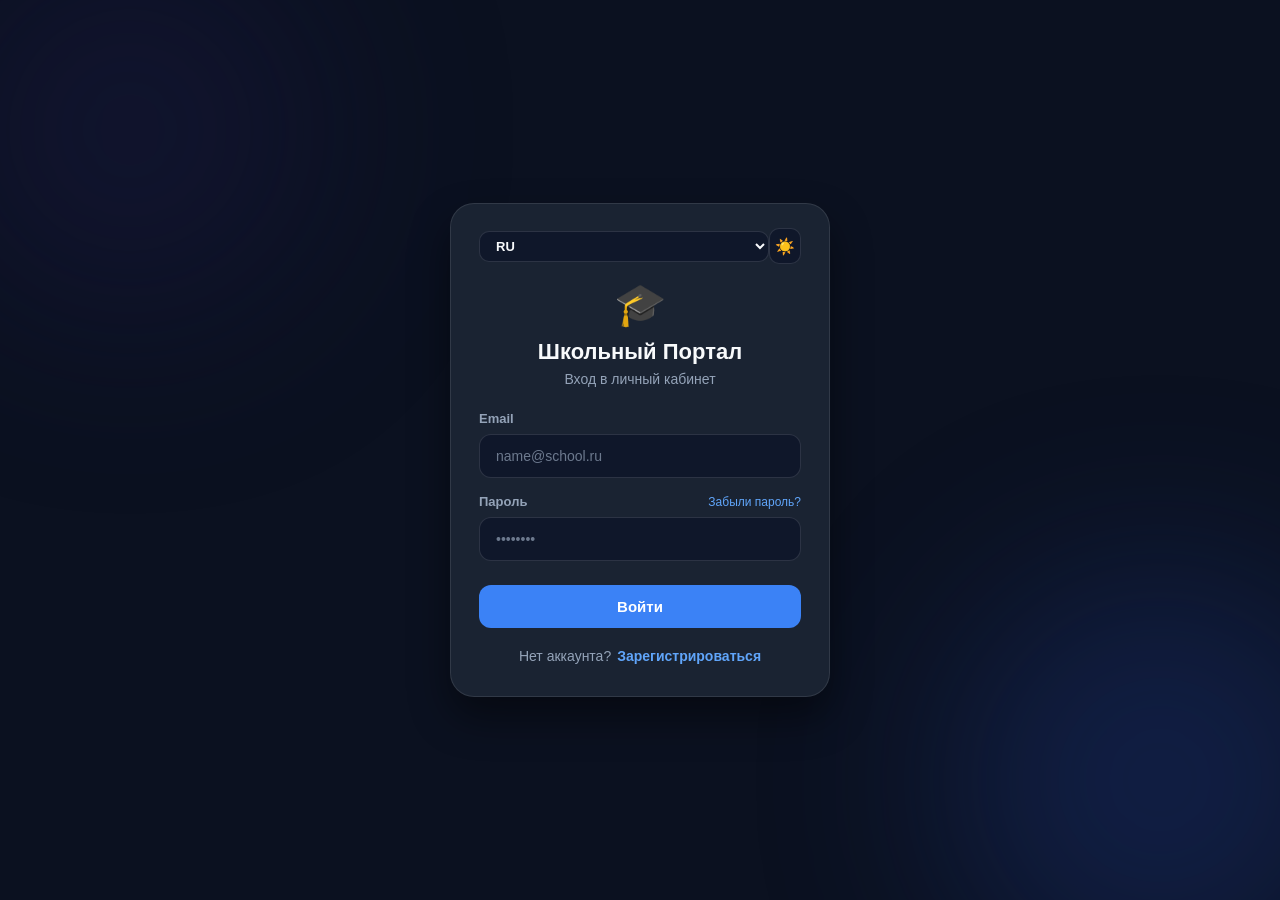
<file: index.html>
<!DOCTYPE html>
<html lang="ru">
<head>
    <meta charset="UTF-8">
    <meta name="viewport" content="width=device-width, initial-scale=1.0">
    <title>Школьный Портал</title>
    <link rel="stylesheet" href="css/style.css">
    <link rel="icon" href="data:,">
</head>
<body class="dark-theme">

    <div class="auth-container">
        <div class="auth-card">
            <!-- Верхняя панель: Переключатель языка и темы -->
            <div class="top-bar">
                <select id="langSelect" class="lang-select">
                    <option value="ru">RU</option>
                    <option value="uz">UZ</option>
                    <option value="en">EN</option>
                </select>
                <button id="themeToggle" class="theme-btn" type="button">☀️</button>
            </div>

            <!-- Иконка шапки -->
            <div class="academic-cap">🎓</div>

            <!-- ================= БЛОК ВХОДА ================= -->
            <div id="loginBlock">
                <div class="auth-header">
                    <h1 id="loginTitle">Школьный Портал</h1>
                    <p id="loginSubtitle" class="subtitle">Вход в личный кабинет</p>
                </div>

                <form id="loginForm" class="auth-form" onsubmit="event.preventDefault();">
                    <div class="form-group">
                        <label id="lblLoginEmail" for="loginEmail">Email</label>
                        <input type="email" id="loginEmail" placeholder="name@school.ru" required>
                    </div>

                    <div class="form-group">
                        <div class="label-row">
                            <label id="lblLoginPassword" for="loginPassword">Пароль</label>
                            <a href="#" id="forgotLink" class="forgot-link">Забыли пароль?</a>
                        </div>
                        <input type="password" id="loginPassword" placeholder="••••••••" required>
                    </div>

                    <button type="submit" id="btnLogin" class="btn-primary">Войти</button>
                </form>

                <div class="auth-footer">
                    <span id="noAccountText">Нет аккаунта?</span>
                    <a href="#" id="toRegisterLink" class="link-action">Зарегистрироваться</a>
                </div>
            </div>

            <!-- ================= БЛОК ВОССТАНОВЛЕНИЯ ПАРОЛЯ ================= -->
            <div id="forgotBlock" class="hidden">
                <div class="auth-header">
                    <h1 id="forgotTitle">Восстановление пароля</h1>
                    <p id="forgotSubtitle" class="subtitle">Введите ваш Email для получения инструкции</p>
                </div>

                <form id="forgotForm" class="auth-form">
                    <div class="form-group">
                        <label id="lblForgotEmail" for="forgotEmail">Email</label>
                        <input type="email" id="forgotEmail" placeholder="name@school.ru" required>
                    </div>

                    <button type="submit" id="btnSendReset" class="btn-primary">Отправить инструкцию</button>
                </form>

                <div class="auth-footer">
                    <span id="rememberPasswordText">Вспомнили пароль?</span>
                    <a href="#" id="toLoginFromForgotLink" class="link-action">Войти</a>
                </div>
            </div>

            <!-- ================= БЛОК РЕГИСТРАЦИИ ================= -->
            <div id="registerBlock" class="hidden">
                <div class="auth-header">
                    <h1 id="regTitle">Школьный Портал</h1>
                    <p id="regSubtitle" class="subtitle">Создайте новый аккаунт</p>
                </div>

                <form id="registerForm" class="auth-form" onsubmit="event.preventDefault();">
                    <div class="form-group">
                        <label id="lblRegName" for="regName">Имя и Фамилия</label>
                        <input type="text" id="regName" placeholder="Иван Иванов" required>
                    </div>

                    <div class="form-group">
                        <label id="lblRegEmail" for="regEmail">Email</label>
                        <input type="email" id="regEmail" placeholder="name@school.ru" required>
                    </div>

                    <div class="form-group">
                        <label id="lblRegPassword" for="regPassword">Пароль</label>
                        <input type="password" id="regPassword" placeholder="••••••••" required>
                    </div>

                    <div class="form-group">
                        <label id="lblRegRole" for="regRole">Ваша роль</label>
                        <select id="regRole" class="input-select" required>
                            <option value="" disabled selected id="optRoleDefault">Выберите вашу роль</option>
                            <option value="student" id="optRoleStudent">Ученик</option>
                            <option value="teacher" id="optRoleTeacher">Учитель</option>
                        </select>
                    </div>

                    <button type="submit" id="btnRegister" class="btn-primary">Зарегистрироваться</button>
                </form>

                <div class="auth-footer">
                    <span id="hasAccountText">Уже есть аккаунт?</span>
                    <a href="#" id="toLoginLink" class="link-action">Войти</a>
                </div>
            </div>
        </div>
    </div>

    <!-- Встроенная логика переключений и языков -->
    <script>
        const translations = {
            ru: {
                loginSubtitle: "Вход в личный кабинет",
                regSubtitle: "Создайте новый аккаунт",
                forgotTitle: "Восстановление пароля",
                forgotSubtitle: "Введите ваш Email для получения инструкции",
                lblEmail: "Email",
                lblPassword: "Пароль",
                forgot: "Забыли пароль?",
                btnLogin: "Войти",
                btnSendReset: "Отправить инструкцию",
                noAccount: "Нет аккаунта?",
                toRegister: "Зарегистрироваться",
                lblName: "Имя и Фамилия",
                lblRole: "Ваша роль",
                optRoleDefault: "Выберите вашу роль",
                optRoleStudent: "Ученик",
                optRoleTeacher: "Учитель",
                btnRegister: "Зарегистрироваться",
                hasAccount: "Уже есть аккаунт?",
                rememberPassword: "Вспомнили пароль?",
                toLogin: "Войти"
            },
            uz: {
                loginSubtitle: "Shaxsiy kabinetga kirish",
                regSubtitle: "Yangi hisob yarating",
                forgotTitle: "Parolni tiklash",
                forgotSubtitle: "Yo'riqnomani olish uchun Emailingizni kiriting",
                lblEmail: "Email",
                lblPassword: "Parol",
                forgot: "Parolni unutdingizmi?",
                btnLogin: "Kirish",
                btnSendReset: "Yo'riqnomani yuborish",
                noAccount: "Hisobingiz yo'qmi?",
                toRegister: "Ro'yxatdan o'tish",
                lblName: "Ism va Familiya",
                lblRole: "Sizning rolingiz",
                optRoleDefault: "Rolingizni tanlang",
                optRoleStudent: "O'quvchi",
                optRoleTeacher: "O'qituvchi",
                btnRegister: "Ro'yxatdan o'tish",
                hasAccount: "Hisobingiz bormi?",
                rememberPassword: "Parol yodingizga tushdimi?",
                toLogin: "Kirish"
            },
            en: {
                loginSubtitle: "Log in to your account",
                regSubtitle: "Create a new account",
                forgotTitle: "Reset Password",
                forgotSubtitle: "Enter your Email to receive instructions",
                lblEmail: "Email",
                lblPassword: "Password",
                forgot: "Forgot password?",
                btnLogin: "Sign In",
                btnSendReset: "Send Instructions",
                noAccount: "Don't have an account?",
                toRegister: "Sign Up",
                lblName: "Full Name",
                lblRole: "Your Role",
                optRoleDefault: "Select your role",
                optRoleStudent: "Student",
                optRoleTeacher: "Teacher",
                btnRegister: "Sign Up",
                hasAccount: "Already have an account?",
                rememberPassword: "Remembered your password?",
                toLogin: "Sign In"
            }
        };

        document.addEventListener('DOMContentLoaded', () => {
            const loginBlock = document.getElementById('loginBlock');
            const registerBlock = document.getElementById('registerBlock');
            const forgotBlock = document.getElementById('forgotBlock');

            const toRegisterLink = document.getElementById('toRegisterLink');
            const toLoginLink = document.getElementById('toLoginLink');
            const forgotLink = document.getElementById('forgotLink');
            const toLoginFromForgotLink = document.getElementById('toLoginFromForgotLink');
            const forgotForm = document.getElementById('forgotForm');

            const langSelect = document.getElementById('langSelect');
            const themeToggle = document.getElementById('themeToggle');

            function showBlock(blockToShow) {
                loginBlock.classList.add('hidden');
                registerBlock.classList.add('hidden');
                forgotBlock.classList.add('hidden');
                blockToShow.classList.remove('hidden');
            }

            // Переход на Регистрацию
            toRegisterLink.addEventListener('click', (e) => {
                e.preventDefault();
                showBlock(registerBlock);
            });

            // Переход на Вход из Регистрации
            toLoginLink.addEventListener('click', (e) => {
                e.preventDefault();
                showBlock(loginBlock);
            });

            // Переход на Восстановление Пароля
            forgotLink.addEventListener('click', (e) => {
                e.preventDefault();
                showBlock(forgotBlock);
            });

            // Переход на Вход из Восстановления
            toLoginFromForgotLink.addEventListener('click', (e) => {
                e.preventDefault();
                showBlock(loginBlock);
            });

            // Отправка формы восстановления пароля
            forgotForm.addEventListener('submit', (e) => {
                e.preventDefault();
                const email = document.getElementById('forgotEmail').value;
                if (email) {
                    alert('Инструкция по восстановлению пароля отправлена на почту: ' + email);
                    showBlock(loginBlock);
                }
            });

            // Переключение языка (RU / UZ / EN)
            langSelect.addEventListener('change', (e) => {
                const lang = e.target.value;
                const t = translations[lang];

                document.getElementById('loginSubtitle').textContent = t.loginSubtitle;
                document.getElementById('regSubtitle').textContent = t.regSubtitle;
                document.getElementById('forgotTitle').textContent = t.forgotTitle;
                document.getElementById('forgotSubtitle').textContent = t.forgotSubtitle;

                document.getElementById('lblLoginEmail').textContent = t.lblEmail;
                document.getElementById('lblRegEmail').textContent = t.lblEmail;
                document.getElementById('lblForgotEmail').textContent = t.lblEmail;

                document.getElementById('lblLoginPassword').textContent = t.lblPassword;
                document.getElementById('lblRegPassword').textContent = t.lblPassword;
                document.getElementById('forgotLink').textContent = t.forgot;

                document.getElementById('btnLogin').textContent = t.btnLogin;
                document.getElementById('btnSendReset').textContent = t.btnSendReset;
                document.getElementById('noAccountText').textContent = t.noAccount;
                document.getElementById('toRegisterLink').textContent = t.toRegister;

                document.getElementById('lblRegName').textContent = t.lblName;
                document.getElementById('lblRegRole').textContent = t.lblRole;
                document.getElementById('optRoleDefault').textContent = t.optRoleDefault;
                document.getElementById('optRoleStudent').textContent = t.optRoleStudent;
                document.getElementById('optRoleTeacher').textContent = t.optRoleTeacher;
                document.getElementById('btnRegister').textContent = t.btnRegister;
                document.getElementById('hasAccountText').textContent = t.hasAccount;
                document.getElementById('rememberPasswordText').textContent = t.rememberPassword;
                document.getElementById('toLoginLink').textContent = t.toLogin;
                document.getElementById('toLoginFromForgotLink').textContent = t.toLogin;
            });

            // Переключение темы
            themeToggle.addEventListener('click', () => {
                document.body.classList.toggle('light-theme');
                document.body.classList.toggle('dark-theme');
                themeToggle.textContent = document.body.classList.contains('light-theme') ? '🌙' : '☀️';
            });
        });
    </script>
</body>
</html>
</file>
<file: css/style.css>
/* ==========================================================================
   1. Система переменных и Темы (Light & Dark)
   ========================================================================== */
body.light-theme {
    --bg-main: #f0f4f9;
    --gradient-1: #6366f1;
    --gradient-2: #3b82f6;
    --card-bg: rgba(255, 255, 255, 0.95);
    --card-border: rgba(0, 0, 0, 0.08);
    --text-main: #0f172a;
    --text-muted: #64748b;
    --accent-blue: #2563eb;
    --accent-hover: #1d4ed8;
    --link-color: #2563eb;
    --holiday-red: #e11d48;
    --pill-bg: #ffffff;
    --input-bg: #f8fafc;
    --input-border: #cbd5e1;
    --shadow: 0 20px 40px rgba(15, 23, 42, 0.08);
    --autofill-bg: #e8f0fe;
    --autofill-text: #0f172a;
}

body.dark-theme {
    --bg-main: #0b1120;
    --gradient-1: #1e1b4b;
    --gradient-2: #1e3a8a;
    --card-bg: #1a2332;
    --card-border: rgba(255, 255, 255, 0.1);
    --text-main: #f8fafc;
    --text-muted: #94a3b8;
    --accent-blue: #3b82f6;
    --accent-hover: #2563eb;
    --link-color: #60a5fa;
    --holiday-red: #fb7185;
    --pill-bg: #1e293b;
    --input-bg: #0f172a;
    --input-border: rgba(255, 255, 255, 0.12);
    --shadow: 0 20px 40px rgba(0, 0, 0, 0.45);
    --autofill-bg: #0f172a;
    --autofill-text: #f8fafc;
}

/* ==========================================================================
   2. Базовый сброс и Фон
   ========================================================================== */
* {
    box-sizing: border-box;
    margin: 0;
    padding: 0;
    font-family: -apple-system, BlinkMacSystemFont, "Segoe UI", Roboto, sans-serif;
}

body {
    background-color: var(--bg-main);
    color: var(--text-main);
    min-height: 100vh;
    display: flex;
    justify-content: center;
    align-items: center;
    position: relative;
    overflow-x: hidden;
    transition: background-color 0.3s ease, color 0.3s ease;
}

/* Размытый фон */
body::before,
body::after {
    content: '';
    position: fixed;
    border-radius: 50%;
    filter: blur(100px);
    z-index: -1;
    opacity: 0.35;
}

body::before {
    width: 380px;
    height: 380px;
    background: var(--gradient-1);
    top: -60px;
    left: -60px;
}

body::after {
    width: 420px;
    height: 420px;
    background: var(--gradient-2);
    bottom: -90px;
    right: -90px;
}

.hidden {
    display: none !important;
}

/* ==========================================================================
   3. Карточка авторизации и верхняя панель
   ========================================================================== */
.auth-container {
    width: 100%;
    max-width: 420px;
    padding: 20px;
    display: flex;
    justify-content: center;
}

.auth-card {
    background: var(--card-bg);
    border: 1px solid var(--card-border);
    border-radius: 24px;
    padding: 24px 28px 32px 28px;
    box-shadow: var(--shadow);
    backdrop-filter: blur(16px);
    -webkit-backdrop-filter: blur(16px);
    transition: background-color 0.3s ease, border-color 0.3s ease;
    width: 100%;
}

/* Верхняя панель: Элементы распределены по бокам */
.auth-top-bar, .top-bar {
    display: flex;
    justify-content: space-between;
    align-items: center;
    width: 100%;
    margin-bottom: 16px;
}

.lang-select {
    background: var(--input-bg);
    color: var(--text-main);
    border: 1px solid var(--input-border);
    border-radius: 10px;
    padding: 6px 12px;
    font-size: 13px;
    font-weight: 600;
    outline: none;
    cursor: pointer;
    transition: border-color 0.2s ease;
}

.lang-select option,
select option {
    background-color: var(--input-bg);
    color: var(--text-main);
}

.theme-btn, .theme-toggle-btn {
    background: var(--input-bg);
    border: 1px solid var(--input-border);
    border-radius: 10px;
    width: 36px;
    height: 36px;
    display: flex;
    align-items: center;
    justify-content: center;
    cursor: pointer;
    font-size: 16px;
    color: var(--text-main);
    transition: border-color 0.2s ease;
}

.theme-btn:hover, .theme-toggle-btn:hover, .lang-select:hover {
    border-color: var(--accent-blue);
}

/* Иконка и заголовки */
.academic-cap, .school-logo {
    font-size: 42px;
    text-align: center;
    margin-bottom: 10px;
}

.auth-header {
    text-align: center;
    margin-bottom: 24px;
}

.auth-header h1, .auth-header h2 {
    font-size: 22px;
    font-weight: 700;
    margin-bottom: 6px;
    color: var(--text-main);
}

.subtitle, .auth-header p {
    color: var(--text-muted);
    font-size: 14px;
}

/* ==========================================================================
   4. Формы, поля ввода (Input) и ссылки
   ========================================================================== */
.auth-form {
    display: flex;
    flex-direction: column;
    gap: 16px;
}

.form-group {
    display: flex;
    flex-direction: column;
    gap: 8px;
    text-align: left;
}

.form-group label {
    font-size: 13px;
    font-weight: 600;
    color: var(--text-muted);
}

.label-row, .label-with-link {
    display: flex;
    justify-content: space-between;
    align-items: center;
}

.forgot-link, .link-secondary {
    font-size: 12px;
    color: var(--link-color);
    text-decoration: none;
    font-weight: 500;
}

.forgot-link:hover, .link-secondary:hover {
    text-decoration: underline;
}

/* Поля ввода */
input[type="text"],
input[type="email"],
input[type="password"],
.input-text,
.input-select,
select {
    width: 100%;
    padding: 13px 16px;
    background-color: var(--input-bg);
    border: 1px solid var(--input-border);
    border-radius: 12px;
    color: var(--text-main);
    font-size: 14px;
    outline: none;
    box-sizing: border-box;
    transition: all 0.2s ease;
}

input::placeholder {
    color: var(--text-muted);
    opacity: 0.7;
}

input[type="text"]:focus,
input[type="email"]:focus,
input[type="password"]:focus,
.input-text:focus,
.input-select:focus,
select:focus {
    border-color: var(--accent-blue);
    box-shadow: 0 0 0 3px rgba(59, 130, 246, 0.25);
}

/* Оформление автозаполнения */
input:-webkit-autofill,
input:-webkit-autofill:hover,
input:-webkit-autofill:focus {
    -webkit-text-fill-color: var(--autofill-text) !important;
    -webkit-box-shadow: 0 0 0px 1000px var(--autofill-bg) inset !important;
    transition: background-color 5000s ease-in-out 0s;
}

/* ==========================================================================
   5. Кнопки и Подвал карточки
   ========================================================================== */
.btn-submit, .btn-primary {
    width: 100%;
    padding: 13px;
    background-color: var(--accent-blue);
    color: #ffffff;
    font-size: 15px;
    font-weight: 600;
    border: none;
    border-radius: 12px;
    cursor: pointer;
    text-align: center;
    margin-top: 8px;
    transition: background-color 0.2s ease, transform 0.1s ease;
}

.btn-submit:hover, .btn-primary:hover {
    background-color: var(--accent-hover);
}

.btn-submit:active, .btn-primary:active {
    transform: scale(0.98);
}

.auth-footer, .auth-toggle {
    text-align: center;
    margin-top: 20px;
    font-size: 14px;
    color: var(--text-muted);
    display: flex;
    justify-content: center;
    gap: 6px;
}

.auth-footer a, .link-primary, .link-action {
    color: var(--link-color);
    text-decoration: none;
    font-weight: 600;
}

.auth-footer a:hover, .link-primary:hover, .link-action:hover {
    text-decoration: underline;
}

/* Сообщения об ошибках и успехе */
.auth-message {
    padding: 12px;
    border-radius: 10px;
    font-size: 13px;
    text-align: center;
    margin-bottom: 16px;
    font-weight: 500;
}

.auth-message.error {
    background: rgba(239, 68, 68, 0.15);
    border: 1px solid #ef4444;
    color: #fca5a5;
}

.auth-message.success {
    background: rgba(34, 197, 94, 0.15);
    border: 1px solid #22c55e;
    color: #86efac;
}

/* ==========================================================================
   6. Дашборд (Календарь, Оценки, Меню)
   ========================================================================== */
.app-layout {
    width: 100%;
    max-width: 650px;
    min-height: 100vh;
    background: var(--card-bg);
    backdrop-filter: blur(16px);
    -webkit-backdrop-filter: blur(16px);
    display: flex;
    flex-direction: column;
    box-shadow: var(--shadow);
    border-left: 1px solid var(--card-border);
    border-right: 1px solid var(--card-border);
}

.app-header {
    padding: 20px 24px;
    display: flex;
    justify-content: space-between;
    align-items: center;
    border-bottom: 1px solid var(--card-border);
}

.user-profile {
    display: flex;
    align-items: center;
    gap: 14px;
}

.avatar {
    width: 48px;
    height: 48px;
    border-radius: 50%;
    background: var(--accent-blue);
    color: #ffffff;
    display: flex;
    align-items: center;
    justify-content: center;
    font-weight: bold;
    font-size: 1.1rem;
}

.user-details h2 { font-size: 1.2rem; }
.role-badge { font-size: 0.85rem; color: var(--text-muted); }

.calendar-section {
    padding: 20px 24px;
    border-bottom: 1px solid var(--card-border);
}

.calendar-header {
    display: flex;
    justify-content: space-between;
    align-items: center;
    margin-bottom: 16px;
}

.nav-arrow-btn {
    background: rgba(37, 99, 235, 0.1);
    color: var(--accent-blue);
    border: 1px solid var(--card-border);
    font-size: 1.4rem;
    width: 38px;
    height: 38px;
    border-radius: 50%;
    cursor: pointer;
    display: flex;
    align-items: center;
    justify-content: center;
    transition: all 0.2s ease;
}

.nav-arrow-btn:hover {
    background: var(--accent-blue);
    color: #ffffff;
}

.calendar-days {
    display: flex;
    justify-content: space-between;
    align-items: center;
    margin-bottom: 18px;
}

.day-col {
    display: flex;
    flex-direction: column;
    align-items: center;
    gap: 6px;
    width: 40px;
    cursor: pointer;
}

.day-name { font-size: 0.9rem; color: var(--text-muted); }
.day-num { font-size: 1.1rem; font-weight: 600; color: var(--text-main); }

.day-num.is-red { color: var(--holiday-red); font-weight: 700; }

.day-col.active .day-num {
    background: var(--accent-blue);
    color: #ffffff;
    width: 38px;
    height: 38px;
    border-radius: 50%;
    display: flex;
    align-items: center;
    justify-content: center;
    box-shadow: 0 4px 10px rgba(37, 99, 235, 0.3);
}

.app-content {
    flex: 1;
    padding: 24px;
    padding-bottom: 90px;
}

.card-list {
    display: flex;
    flex-direction: column;
    gap: 14px;
}

.card {
    background: var(--pill-bg);
    padding: 18px;
    border-radius: 18px;
    border: 1px solid var(--card-border);
}

.lesson-card, .grade-card {
    display: flex;
    align-items: center;
    gap: 16px;
}

.bottom-nav {
    position: fixed;
    bottom: 0;
    width: 100%;
    max-width: 650px;
    height: 70px;
    background: var(--card-bg);
    backdrop-filter: blur(16px);
    -webkit-backdrop-filter: blur(16px);
    border-top: 1px solid var(--card-border);
    display: flex;
    justify-content: space-around;
    align-items: center;
}

.nav-item {
    border: none;
    background: none;
    display: flex;
    flex-direction: column;
    align-items: center;
    gap: 4px;
    color: var(--text-muted);
    cursor: pointer;
}

.nav-item.active { color: var(--accent-blue); }

@media (min-width: 768px) {
    .app-layout {
        min-height: calc(100vh - 40px);
        margin: 20px auto;
        border-radius: 24px;
        overflow: hidden;
    }
    .bottom-nav {
        max-width: 650px;
        border-radius: 0 0 24px 24px;
    }
}
</file>
